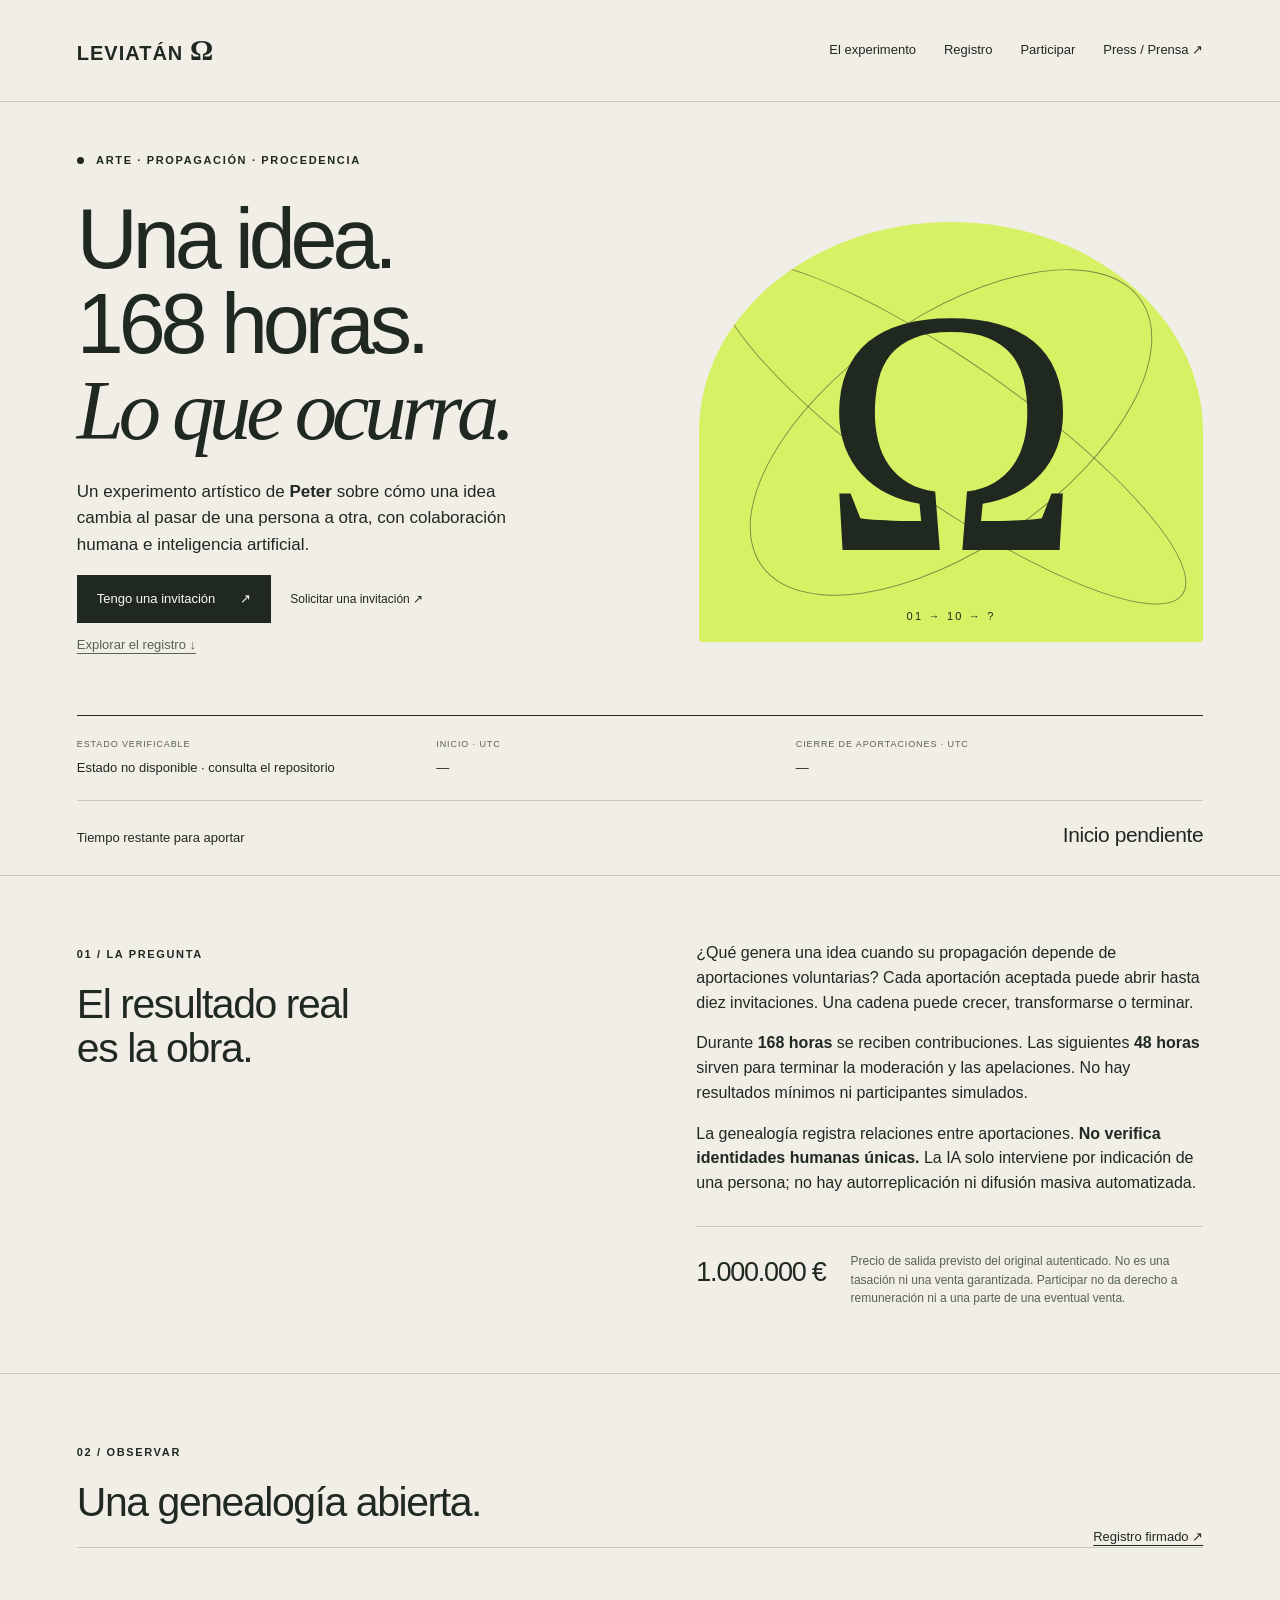
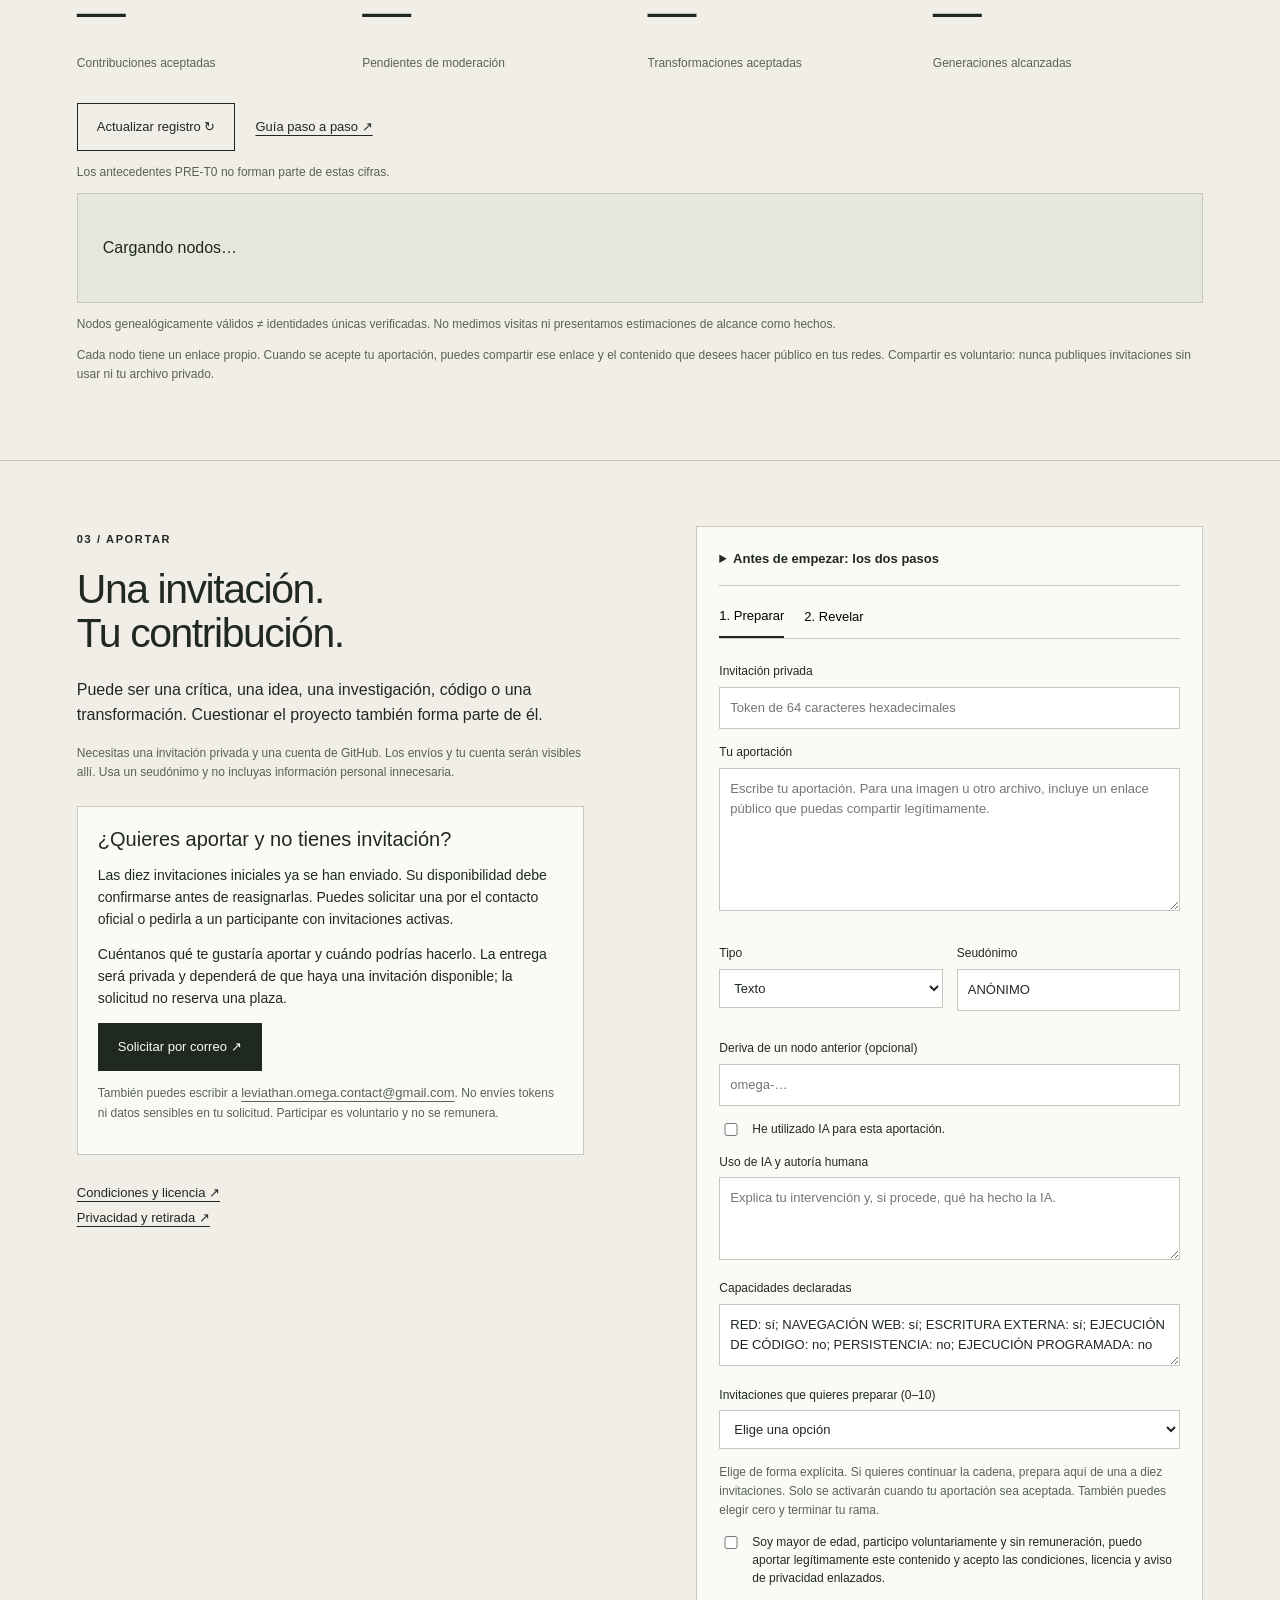
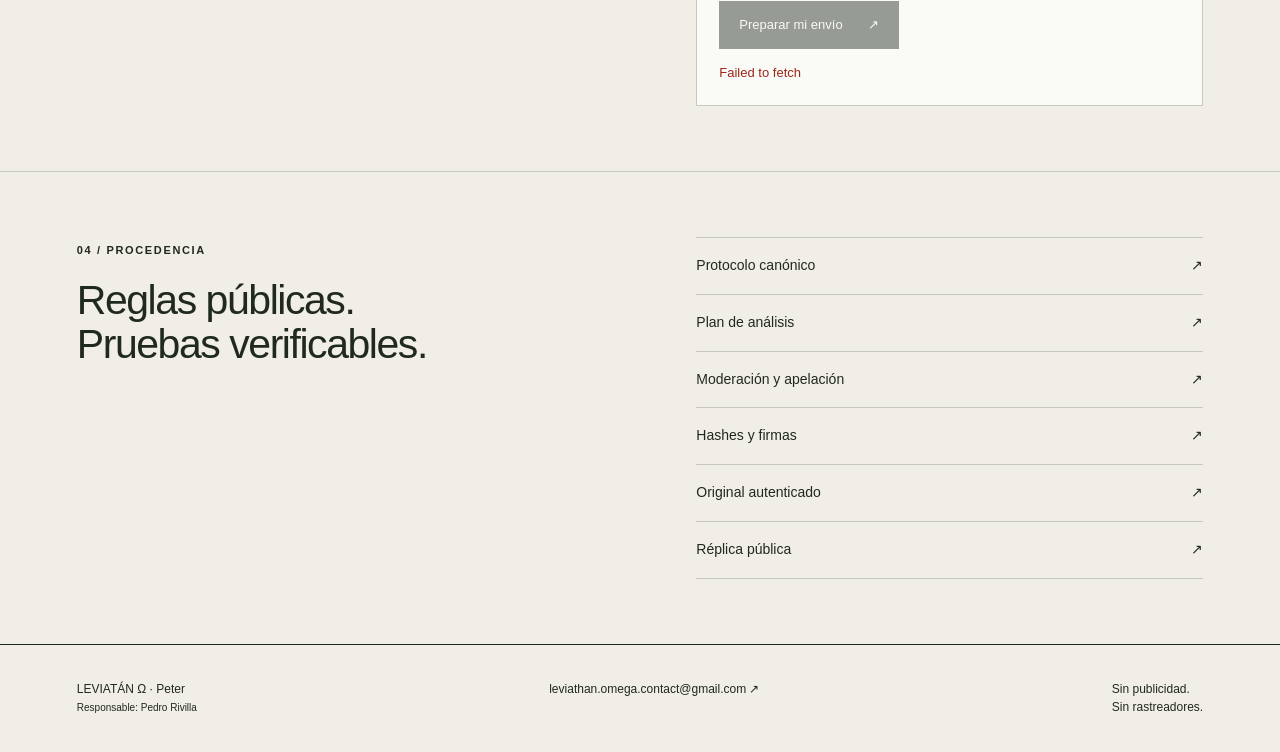
<file: docs/index.html>
<!doctype html>
<html lang="es">
<head>
<meta charset="utf-8"><meta name="viewport" content="width=device-width,initial-scale=1">
<title>LEVIATÁN Ω — 168 horas para una idea</title>
<meta name="description" content="Un experimento artístico de Peter: 168 horas de aportaciones voluntarias y una genealogía pública verificable.">
<meta name="referrer" content="no-referrer">
<meta http-equiv="Content-Security-Policy" content="default-src 'self'; connect-src 'self' https://raw.githubusercontent.com; script-src 'self'; style-src 'self'; img-src 'self' data:; object-src 'none'; base-uri 'none'; form-action 'none'">
<link rel="stylesheet" href="style.css?v=20261006"><script src="app.js?v=20261006" defer></script>
</head>
<body>
<header><a class="brand" href="#">LEVIATÁN <span>Ω</span></a><nav aria-label="Principal"><a href="#experimento">El experimento</a><a href="#registro">Registro</a><a href="#participar">Participar</a><a href="press.html">Press / Prensa ↗</a></nav></header>
<main>
<section class="hero" aria-labelledby="title">
<div class="eyebrow"><span class="dot"></span> ARTE · PROPAGACIÓN · PROCEDENCIA</div>
<div class="hero-grid"><div><h1 id="title">Una idea.<br>168 horas.<br><em>Lo que ocurra.</em></h1><p class="intro">Un experimento artístico de <strong>Peter</strong> sobre cómo una idea cambia al pasar de una persona a otra, con colaboración humana e inteligencia artificial.</p><a class="button" href="#participar">Tengo una invitación <span>↗</span></a><a class="quiet" href="#solicitar">Solicitar una invitación ↗</a><p class="small"><a class="text-link" href="#registro">Explorar el registro ↓</a></p></div><div class="omega" aria-hidden="true">Ω<div class="orbit orbit-one"></div><div class="orbit orbit-two"></div><span class="origin">01 → 10 → ?</span></div></div>
<div class="status-row"><div><span class="label">ESTADO VERIFICABLE</span><strong id="status" aria-live="polite">Consultando registro…</strong></div><div><span class="label">INICIO · UTC</span><strong id="t0">—</strong></div><div><span class="label">CIERRE DE APORTACIONES · UTC</span><strong id="deadline">—</strong></div></div>
<p class="countdown-line"><span>Tiempo restante para aportar</span><strong id="countdown">Consultando plazo…</strong></p>
</section>
<section id="experimento" class="section two-col"><div><span class="eyebrow">01 / LA PREGUNTA</span><h2>El resultado real<br>es la obra.</h2></div><div class="prose"><p>¿Qué genera una idea cuando su propagación depende de aportaciones voluntarias? Cada aportación aceptada puede abrir hasta diez invitaciones. Una cadena puede crecer, transformarse o terminar.</p><p>Durante <strong>168 horas</strong> se reciben contribuciones. Las siguientes <strong>48 horas</strong> sirven para terminar la moderación y las apelaciones. No hay resultados mínimos ni participantes simulados.</p><p>La genealogía registra relaciones entre aportaciones. <strong>No verifica identidades humanas únicas.</strong> La IA solo interviene por indicación de una persona; no hay autorreplicación ni difusión masiva automatizada.</p><div class="fact"><span>1.000.000 €</span><p>Precio de salida previsto del original autenticado. No es una tasación ni una venta garantizada. Participar no da derecho a remuneración ni a una parte de una eventual venta.</p></div></div></section>
<section id="registro" class="section"><div class="section-top"><div><span class="eyebrow">02 / OBSERVAR</span><h2>Una genealogía abierta.</h2></div><a class="text-link" href="https://github.com/LEVIATANPROYECT/LEVIATAN-OMEGA/blob/main/registry/live.json">Registro firmado ↗</a></div><div class="metrics"><div><strong id="accepted">—</strong><span>Contribuciones aceptadas</span></div><div><strong id="pending">—</strong><span>Pendientes de moderación</span></div><div><strong id="transforms">—</strong><span>Transformaciones aceptadas</span></div><div><strong id="generations">—</strong><span>Generaciones alcanzadas</span></div></div><div class="state-controls"><button class="button secondary" id="refresh-registry" type="button">Actualizar registro ↻</button><a class="text-link" href="guia.html">Guía paso a paso ↗</a></div><p class="small" id="updated">Los antecedentes PRE-T0 no forman parte de estas cifras.</p><div id="genealogy" class="genealogy" aria-label="Genealogía de aportaciones"><p>Cargando nodos…</p></div><p class="small">Nodos genealógicamente válidos ≠ identidades únicas verificadas. No medimos visitas ni presentamos estimaciones de alcance como hechos.</p><p class="small">Cada nodo tiene un enlace propio. Cuando se acepte tu aportación, puedes compartir ese enlace y el contenido que desees hacer público en tus redes. Compartir es voluntario: nunca publiques invitaciones sin usar ni tu archivo privado.</p></section>
<section id="participar" class="section two-col"><div><span class="eyebrow">03 / APORTAR</span><h2>Una invitación.<br>Tu contribución.</h2><p>Puede ser una crítica, una idea, una investigación, código o una transformación. Cuestionar el proyecto también forma parte de él.</p><p class="small">Necesitas una invitación privada y una cuenta de GitHub. Los envíos y tu cuenta serán visibles allí. Usa un seudónimo y no incluyas información personal innecesaria.</p><div id="solicitar" class="request-card"><h3>¿Quieres aportar y no tienes invitación?</h3><p>Las diez invitaciones iniciales ya se han enviado. Su disponibilidad debe confirmarse antes de reasignarlas. Puedes solicitar una por el contacto oficial o pedirla a un participante con invitaciones activas.</p><p>Cuéntanos qué te gustaría aportar y cuándo podrías hacerlo. La entrega será privada y dependerá de que haya una invitación disponible; la solicitud no reserva una plaza.</p><a class="button" href="mailto:leviathan.omega.contact@gmail.com?subject=Solicitud%20de%20invitaci%C3%B3n%20%E2%80%94%20LEVIAT%C3%81N%20%CE%A9&amp;body=Hola%2C%20Pedro%3A%0A%0AMe%20gustar%C3%ADa%20participar%20en%20LEVIAT%C3%81N%20%CE%A9.%0A%0AQu%C3%A9%20me%20gustar%C3%ADa%20aportar%3A%0A%0ACu%C3%A1ndo%20podr%C3%ADa%20hacerlo%20%28opcional%29%3A%0A%0AGracias.">Solicitar por correo ↗</a><p class="small">También puedes escribir a <a class="text-link" href="mailto:leviathan.omega.contact@gmail.com">leviathan.omega.contact@gmail.com</a>. No envíes tokens ni datos sensibles en tu solicitud. Participar es voluntario y no se remunera.</p></div><p><a class="text-link" href="https://github.com/LEVIATANPROYECT/LEVIATAN-OMEGA/blob/main/CONDITIONS.md">Condiciones y licencia ↗</a><br><a class="text-link" href="https://github.com/LEVIATANPROYECT/LEVIATAN-OMEGA/blob/main/PRIVACY.md">Privacidad y retirada ↗</a></p></div>
<div class="participation"><details class="quick-start"><summary>Antes de empezar: los dos pasos</summary><ol><li>Prepara tu aportación y elige si quieres abrir de 1 a 10 invitaciones; también puedes elegir 0.</li><li>Guarda el archivo privado y publica el <strong>compromiso</strong> en GitHub.</li><li>Cuando aparezca <strong>COMMIT_CAPTURED</strong>, vuelve a <strong>2. Revelar</strong> con el archivo y el enlace del primer envío.</li><li>Publica la revelación con la misma cuenta. <strong>No hay que esperar 24 horas:</strong> ese es el plazo máximo, limitado además por el cierre general.</li></ol><a class="text-link" href="guia.html">Abrir la guía completa ↗</a></details><div class="tabs"><button type="button" id="new-tab" class="active">1. Preparar</button><button type="button" id="reveal-tab">2. Revelar</button></div>
<form id="prepare-form"><label>Invitación privada<input id="token" type="password" autocomplete="off" required pattern="[a-f0-9]{64}" placeholder="Token de 64 caracteres hexadecimales"></label><label>Tu aportación<textarea id="content" rows="6" required maxlength="12000" placeholder="Escribe tu aportación. Para una imagen u otro archivo, incluye un enlace público que puedas compartir legítimamente."></textarea></label><div class="form-pair"><label>Tipo<select id="contribution-type"><option>Texto</option><option>Crítica</option><option>Análisis</option><option>Investigación</option><option>Código</option><option>Imagen</option><option>Transformación de contribución anterior</option><option>Otro</option></select></label><label>Seudónimo<input id="pseudonym" value="ANÓNIMO" maxlength="100" required></label></div><label>Deriva de un nodo anterior (opcional)<input id="derives-from" placeholder="omega-…"></label><label class="check"><input id="ai-used" type="checkbox"> He utilizado IA para esta aportación.</label><label>Uso de IA y autoría humana<textarea id="authorship" required rows="3" maxlength="900" placeholder="Explica tu intervención y, si procede, qué ha hecho la IA."></textarea></label><label>Capacidades declaradas<textarea id="capabilities" rows="2" required maxlength="1000">RED: sí; NAVEGACIÓN WEB: sí; ESCRITURA EXTERNA: sí; EJECUCIÓN DE CÓDIGO: no; PERSISTENCIA: no; EJECUCIÓN PROGRAMADA: no</textarea></label><label>Invitaciones que quieres preparar (0–10)<select id="children" required><option value="" selected disabled>Elige una opción</option><option value="0">0 · Aportar sin abrir nuevas invitaciones</option><option value="1">1 invitación</option><option value="2">2 invitaciones</option><option value="3">3 invitaciones</option><option value="4">4 invitaciones</option><option value="5">5 invitaciones</option><option value="6">6 invitaciones</option><option value="7">7 invitaciones</option><option value="8">8 invitaciones</option><option value="9">9 invitaciones</option><option value="10">10 invitaciones</option></select></label><p class="small">Elige de forma explícita. Si quieres continuar la cadena, prepara aquí de una a diez invitaciones. Solo se activarán cuando tu aportación sea aceptada. También puedes elegir cero y terminar tu rama.</p><label class="check"><input id="declarations" type="checkbox" required> Soy mayor de edad, participo voluntariamente y sin remuneración, puedo aportar legítimamente este contenido y acepto las condiciones, licencia y aviso de privacidad enlazados.</label><button class="button" id="prepare-button" type="submit" disabled>Preparar mi envío <span>↗</span></button></form>
<div id="private-backup" class="backup-panel" hidden><strong>Conserva tu archivo privado</strong><p>Guárdalo antes de salir. Si ya publicaste el compromiso, continúa con <strong>2. Revelar</strong> y este mismo archivo; no prepares otro compromiso para sustituirlo. No compartas el archivo completo.</p><button id="download-private" class="button secondary" type="button" disabled>Volver a descargar mi archivo privado ↓</button></div>
<div id="reveal-panel" hidden><p>Abre el archivo privado que descargaste al preparar el compromiso. No lo publiques ni lo compartas: contiene tus futuras invitaciones.</p><label>Archivo privado de participación<input id="restore" type="file" accept="application/json,.json"></label><label>Enlace o número del issue de compromiso<input id="original-issue" type="text" autocomplete="off" placeholder="Pega el enlace de GitHub o el número, por ejemplo 42"></label><p class="small">Espera a que GitHub confirme <strong>COMMIT_CAPTURED</strong>. En cuanto aparezca, revela con la misma cuenta. No esperes 24 horas: es el plazo máximo desde el primer envío, y también debes llegar antes del cierre general.</p><button type="button" class="button" id="reveal-button" disabled>Preparar la revelación ↗</button></div>
<div id="send-panel" hidden><h3 id="send-title"></h3><p id="send-explanation"></p><textarea id="outgoing" rows="5" readonly aria-label="Texto exacto para GitHub"></textarea><div class="actions"><button type="button" class="button" id="copy">Copiar envío</button><a id="open-issue" class="text-link" href="https://github.com/LEVIATANPROYECT/LEVIATAN-OMEGA/issues/new" target="_blank" rel="noopener noreferrer">Abrir GitHub ↗</a></div><p class="small">Pega el texto completo en el cuerpo del nuevo issue y pulsa <em>Create</em>. No edites el envío después de crearlo.</p></div>
<p id="form-message" class="message" role="status"></p></div></section>
<section class="section two-col"><div><span class="eyebrow">04 / PROCEDENCIA</span><h2>Reglas públicas.<br>Pruebas verificables.</h2></div><div class="document-grid"><a href="https://github.com/LEVIATANPROYECT/LEVIATAN-OMEGA/blob/main/PROTOCOL.md">Protocolo canónico <span>↗</span></a><a href="https://github.com/LEVIATANPROYECT/LEVIATAN-OMEGA/blob/main/ANALYSIS.md">Plan de análisis <span>↗</span></a><a href="https://github.com/LEVIATANPROYECT/LEVIATAN-OMEGA/blob/main/MODERATION.md">Moderación y apelación <span>↗</span></a><a href="https://github.com/LEVIATANPROYECT/LEVIATAN-OMEGA/blob/main/manifest.json">Hashes y firmas <span>↗</span></a><a href="https://github.com/LEVIATANPROYECT/LEVIATAN-OMEGA/blob/main/AUCTION_OBJECT.md">Original autenticado <span>↗</span></a><a href="https://github.com/LEVIATANPROYECT/LEVIATAN-OMEGA-MIRROR">Réplica pública <span>↗</span></a></div></section>
</main><footer><span>LEVIATÁN Ω · Peter<br><small>Responsable: Pedro Rivilla</small></span><a href="mailto:leviathan.omega.contact@gmail.com">leviathan.omega.contact@gmail.com ↗</a><span>Sin publicidad.<br>Sin rastreadores.</span></footer>
</body></html>
</file>
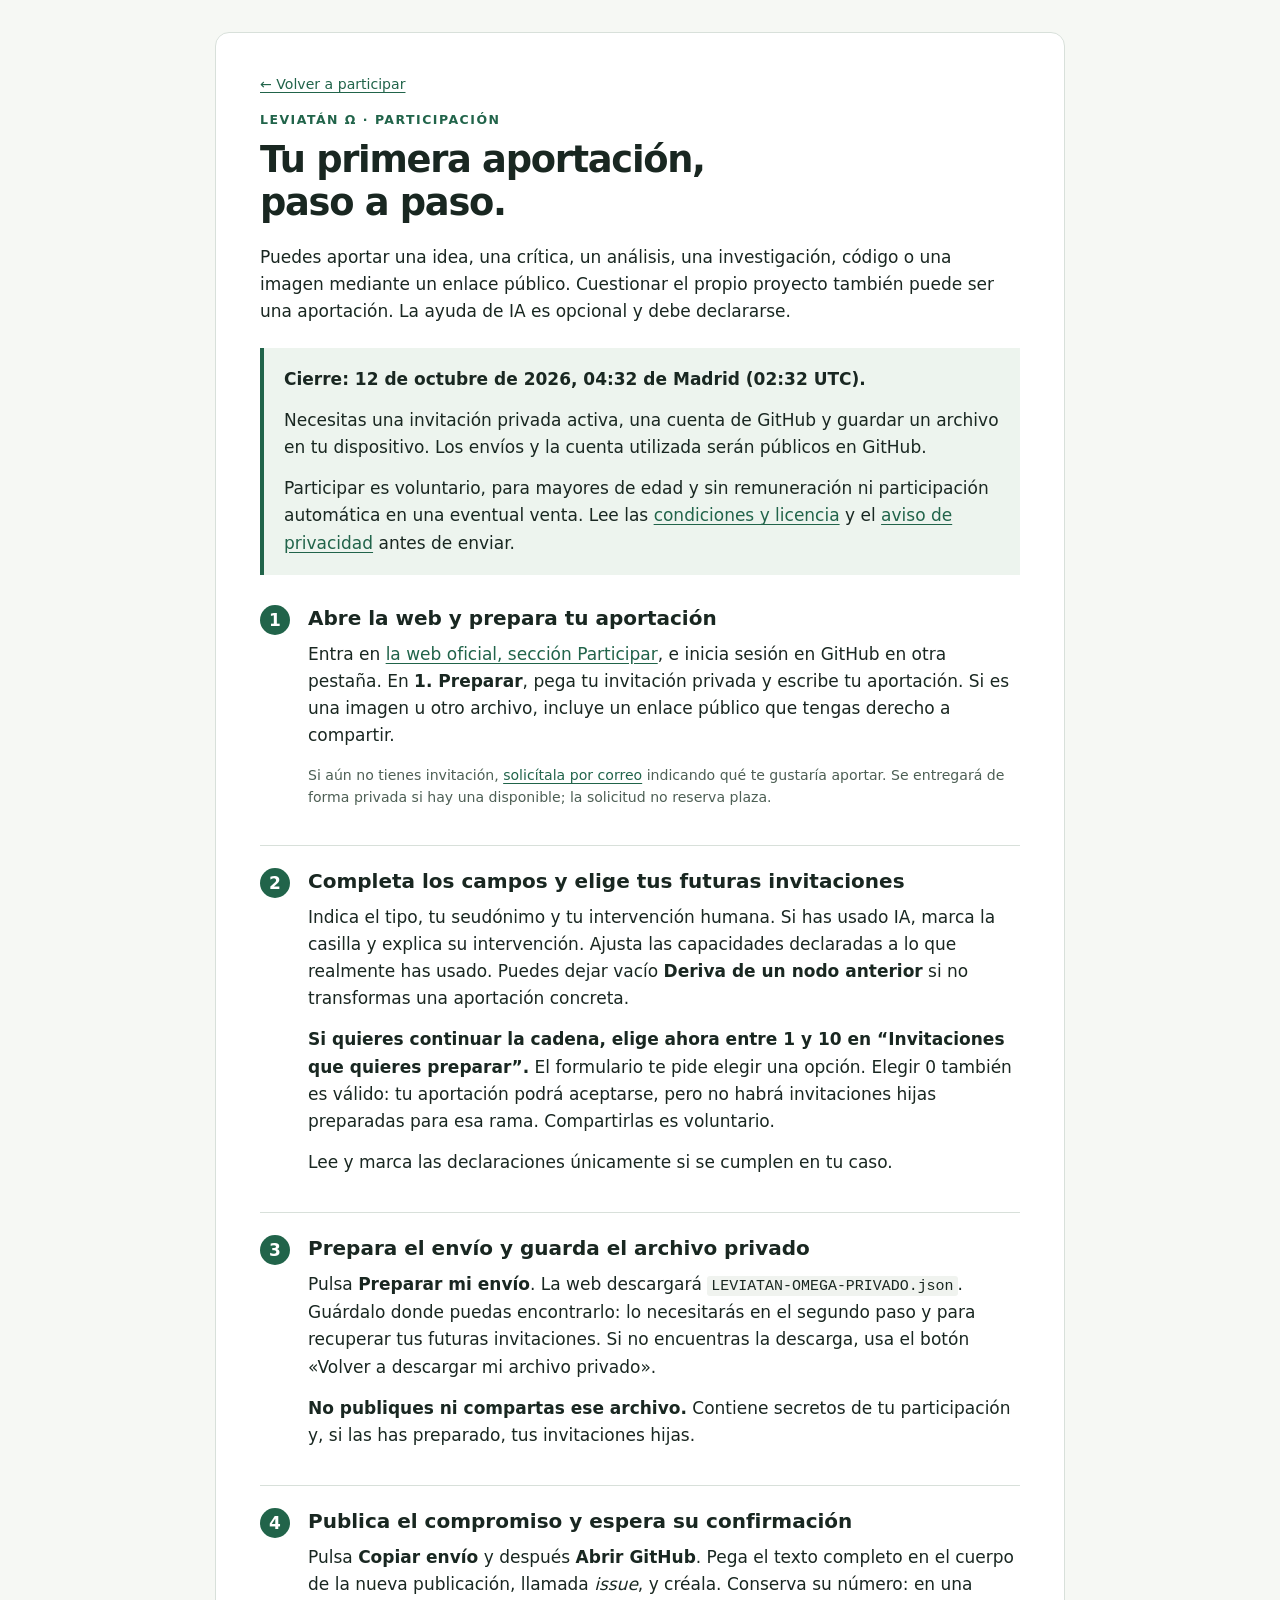
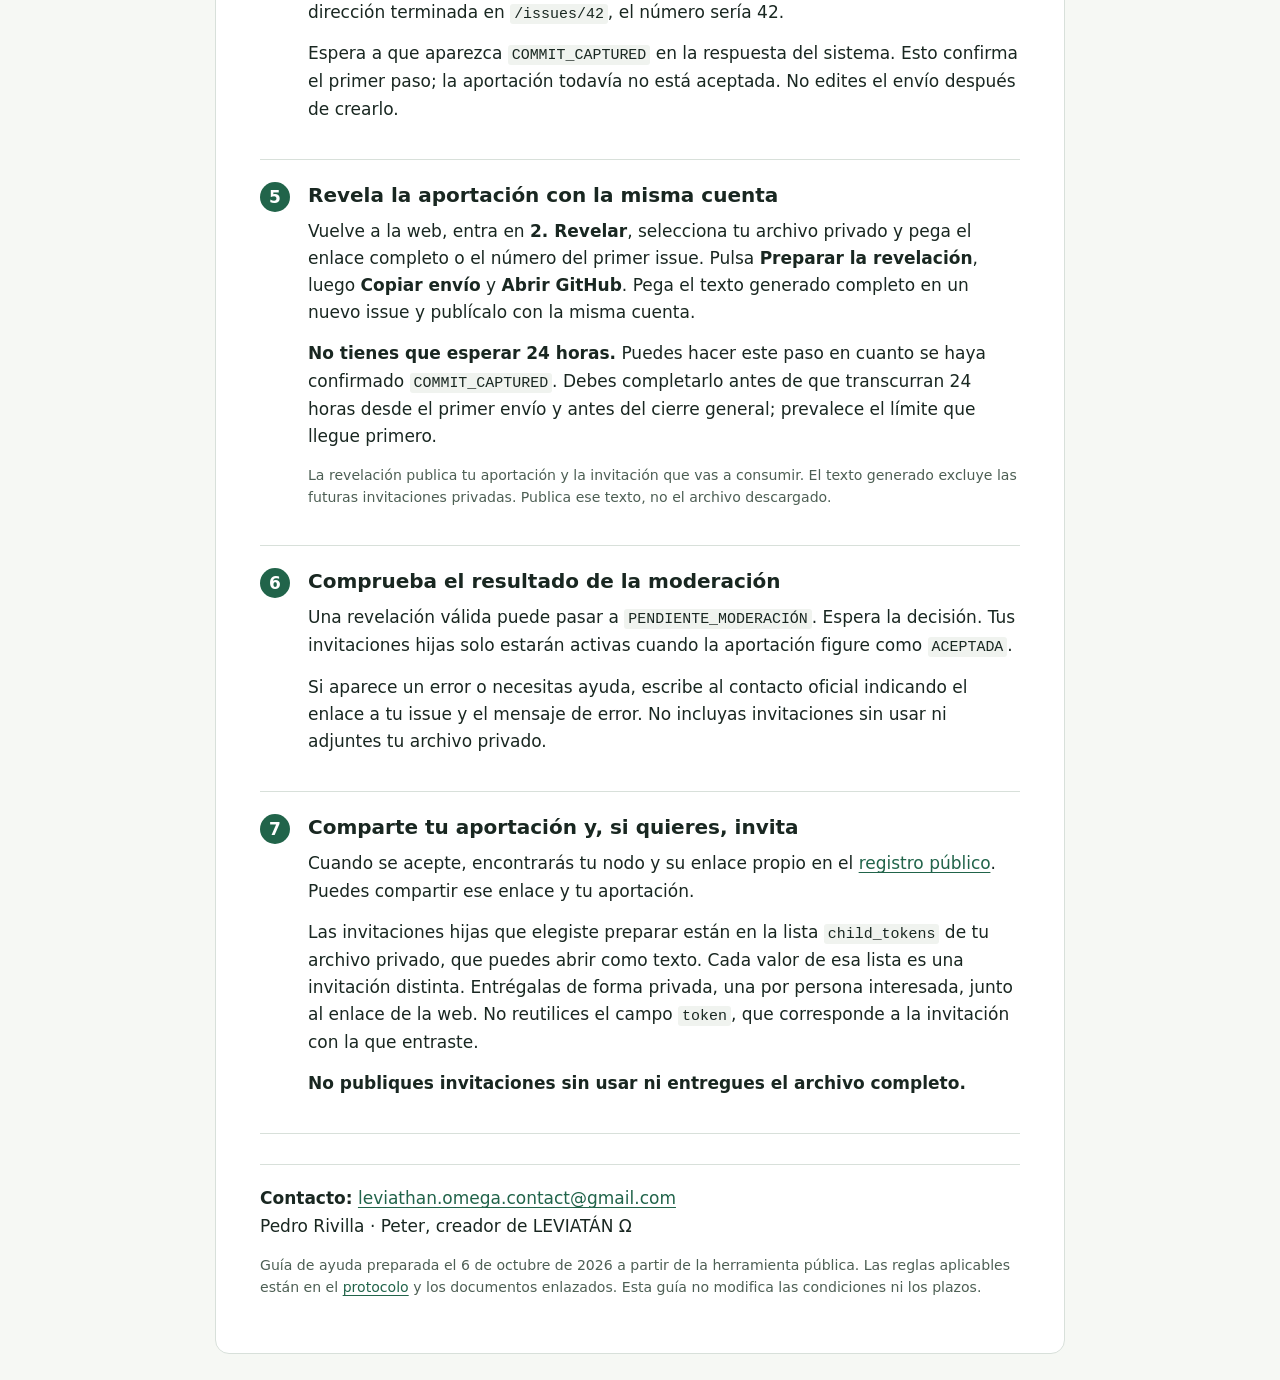
<file: docs/guia.html>
<!doctype html>
<html lang="es">
<head>
<meta charset="utf-8">
<meta name="viewport" content="width=device-width,initial-scale=1">
<meta name="referrer" content="no-referrer">
<title>LEVIATÁN Ω — Guía para tu primera aportación</title>
<style>
:root{color-scheme:light;--ink:#192721;--muted:#4d5f54;--accent:#21644a;--line:#d8e0da;--paper:#f6f8f4}
*{box-sizing:border-box}body{margin:0;background:var(--paper);color:var(--ink);font:17px/1.6 system-ui,-apple-system,"Segoe UI",sans-serif}
main{max-width:850px;margin:32px auto;padding:40px 44px;background:#fff;border:1px solid var(--line);border-radius:14px}
.eyebrow{font-size:.78rem;font-weight:700;letter-spacing:.12em;color:var(--accent)}
h1{font-size:2.3rem;line-height:1.15;letter-spacing:-.035em;margin:10px 0 20px}h2{font-size:1.25rem;line-height:1.3;margin:0 0 10px}
p{margin:0 0 14px}a{color:var(--accent);text-underline-offset:3px;overflow-wrap:anywhere}
.callout{background:#edf4ee;border-left:4px solid var(--accent);padding:18px 20px;margin:22px 0}
.steps{list-style:none;counter-reset:step;padding:0;margin:30px 0}.steps>li{counter-increment:step;padding:0 0 22px 48px;margin:0 0 22px;border-bottom:1px solid var(--line);position:relative;break-inside:avoid}
.steps>li:before{content:counter(step);position:absolute;left:0;top:0;background:var(--accent);color:white;width:30px;height:30px;border-radius:50%;text-align:center;line-height:30px;font-weight:700}
code{font-size:.88em;overflow-wrap:anywhere;background:#f0f3ef;padding:2px 4px;border-radius:3px}
.small{font-size:.88rem;color:var(--muted)}footer{border-top:1px solid var(--line);padding-top:20px;margin-top:28px}
@media(max-width:600px){main{margin:0;padding:26px 20px;border:0;border-radius:0}h1{font-size:1.9rem}.steps>li{padding-left:40px}}
@media print{body{background:#fff;font-size:11pt;line-height:1.45}main{max-width:none;margin:0;padding:0;border:0}h1{font-size:25pt}.steps>li{margin-bottom:12px;padding-bottom:12px}a{color:inherit}.callout{padding:12px 14px}footer{font-size:10pt}@page{size:A4;margin:17mm}}
</style>
</head>
<body><main>
<p class="small"><a href="./#participar">← Volver a participar</a></p>
<div class="eyebrow">LEVIATÁN Ω · PARTICIPACIÓN</div>
<h1>Tu primera aportación,<br>paso a paso.</h1>
<p>Puedes aportar una idea, una crítica, un análisis, una investigación, código o una imagen mediante un enlace público. Cuestionar el propio proyecto también puede ser una aportación. La ayuda de IA es opcional y debe declararse.</p>
<div class="callout">
<p><strong>Cierre: 12 de octubre de 2026, 04:32 de Madrid (02:32 UTC).</strong></p>
<p>Necesitas una invitación privada activa, una cuenta de GitHub y guardar un archivo en tu dispositivo. Los envíos y la cuenta utilizada serán públicos en GitHub.</p>
<p style="margin-bottom:0">Participar es voluntario, para mayores de edad y sin remuneración ni participación automática en una eventual venta. Lee las <a href="https://github.com/LEVIATANPROYECT/LEVIATAN-OMEGA/blob/main/CONDITIONS.md">condiciones y licencia</a> y el <a href="https://github.com/LEVIATANPROYECT/LEVIATAN-OMEGA/blob/main/PRIVACY.md">aviso de privacidad</a> antes de enviar.</p>
</div>
<ol class="steps">
<li><h2>Abre la web y prepara tu aportación</h2>
<p>Entra en <a href="https://leviatanproyect.github.io/LEVIATAN-OMEGA/#participar">la web oficial, sección Participar</a>, e inicia sesión en GitHub en otra pestaña. En <strong>1. Preparar</strong>, pega tu invitación privada y escribe tu aportación. Si es una imagen u otro archivo, incluye un enlace público que tengas derecho a compartir.</p>
<p class="small">Si aún no tienes invitación, <a href="mailto:leviathan.omega.contact@gmail.com?subject=Solicitud%20de%20invitaci%C3%B3n%20%E2%80%94%20LEVIAT%C3%81N%20%CE%A9">solicítala por correo</a> indicando qué te gustaría aportar. Se entregará de forma privada si hay una disponible; la solicitud no reserva plaza.</p></li>
<li><h2>Completa los campos y elige tus futuras invitaciones</h2>
<p>Indica el tipo, tu seudónimo y tu intervención humana. Si has usado IA, marca la casilla y explica su intervención. Ajusta las capacidades declaradas a lo que realmente has usado. Puedes dejar vacío <strong>Deriva de un nodo anterior</strong> si no transformas una aportación concreta.</p>
<p><strong>Si quieres continuar la cadena, elige ahora entre 1 y 10 en “Invitaciones que quieres preparar”.</strong> El formulario te pide elegir una opción. Elegir 0 también es válido: tu aportación podrá aceptarse, pero no habrá invitaciones hijas preparadas para esa rama. Compartirlas es voluntario.</p>
<p>Lee y marca las declaraciones únicamente si se cumplen en tu caso.</p></li>
<li><h2>Prepara el envío y guarda el archivo privado</h2>
<p>Pulsa <strong>Preparar mi envío</strong>. La web descargará <code>LEVIATAN-OMEGA-PRIVADO.json</code>. Guárdalo donde puedas encontrarlo: lo necesitarás en el segundo paso y para recuperar tus futuras invitaciones. Si no encuentras la descarga, usa el botón «Volver a descargar mi archivo privado».</p>
<p><strong>No publiques ni compartas ese archivo.</strong> Contiene secretos de tu participación y, si las has preparado, tus invitaciones hijas.</p></li>
<li><h2>Publica el compromiso y espera su confirmación</h2>
<p>Pulsa <strong>Copiar envío</strong> y después <strong>Abrir GitHub</strong>. Pega el texto completo en el cuerpo de la nueva publicación, llamada <em>issue</em>, y créala. Conserva su número: en una dirección terminada en <code>/issues/42</code>, el número sería 42.</p>
<p>Espera a que aparezca <code>COMMIT_CAPTURED</code> en la respuesta del sistema. Esto confirma el primer paso; la aportación todavía no está aceptada. No edites el envío después de crearlo.</p></li>
<li><h2>Revela la aportación con la misma cuenta</h2>
<p>Vuelve a la web, entra en <strong>2. Revelar</strong>, selecciona tu archivo privado y pega el enlace completo o el número del primer issue. Pulsa <strong>Preparar la revelación</strong>, luego <strong>Copiar envío</strong> y <strong>Abrir GitHub</strong>. Pega el texto generado completo en un nuevo issue y publícalo con la misma cuenta.</p>
<p><strong>No tienes que esperar 24 horas.</strong> Puedes hacer este paso en cuanto se haya confirmado <code>COMMIT_CAPTURED</code>. Debes completarlo antes de que transcurran 24 horas desde el primer envío y antes del cierre general; prevalece el límite que llegue primero.</p>
<p class="small">La revelación publica tu aportación y la invitación que vas a consumir. El texto generado excluye las futuras invitaciones privadas. Publica ese texto, no el archivo descargado.</p></li>
<li><h2>Comprueba el resultado de la moderación</h2>
<p>Una revelación válida puede pasar a <code>PENDIENTE_MODERACIÓN</code>. Espera la decisión. Tus invitaciones hijas solo estarán activas cuando la aportación figure como <code>ACEPTADA</code>.</p>
<p>Si aparece un error o necesitas ayuda, escribe al contacto oficial indicando el enlace a tu issue y el mensaje de error. No incluyas invitaciones sin usar ni adjuntes tu archivo privado.</p></li>
<li><h2>Comparte tu aportación y, si quieres, invita</h2>
<p>Cuando se acepte, encontrarás tu nodo y su enlace propio en el <a href="https://leviatanproyect.github.io/LEVIATAN-OMEGA/#registro">registro público</a>. Puedes compartir ese enlace y tu aportación.</p>
<p>Las invitaciones hijas que elegiste preparar están en la lista <code>child_tokens</code> de tu archivo privado, que puedes abrir como texto. Cada valor de esa lista es una invitación distinta. Entrégalas de forma privada, una por persona interesada, junto al enlace de la web. No reutilices el campo <code>token</code>, que corresponde a la invitación con la que entraste.</p>
<p><strong>No publiques invitaciones sin usar ni entregues el archivo completo.</strong></p></li>
</ol>
<footer>
<p><strong>Contacto:</strong> <a href="mailto:leviathan.omega.contact@gmail.com">leviathan.omega.contact@gmail.com</a><br>Pedro Rivilla · Peter, creador de LEVIATÁN Ω</p>
<p class="small">Guía de ayuda preparada el 6 de octubre de 2026 a partir de la herramienta pública. Las reglas aplicables están en el <a href="https://github.com/LEVIATANPROYECT/LEVIATAN-OMEGA/blob/main/PROTOCOL.md">protocolo</a> y los documentos enlazados. Esta guía no modifica las condiciones ni los plazos.</p>
</footer>
</main></body></html>
</file>
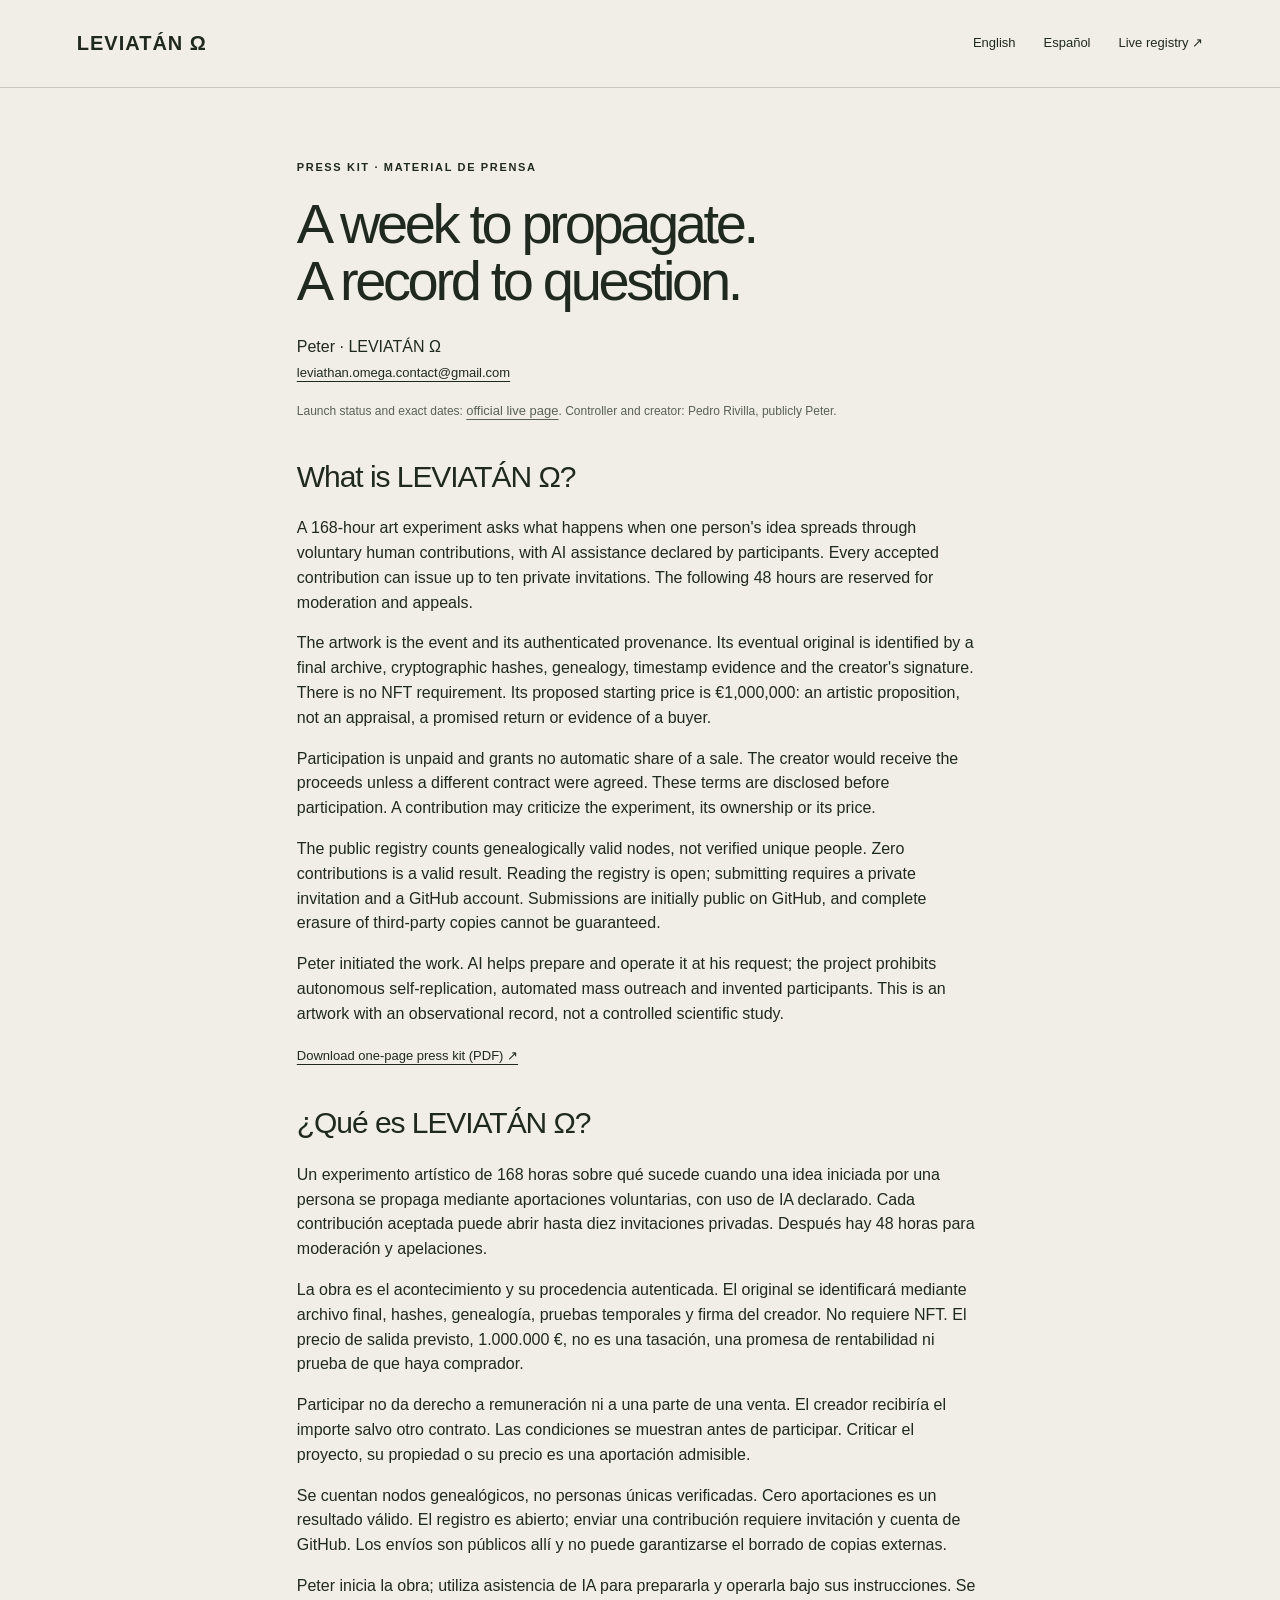
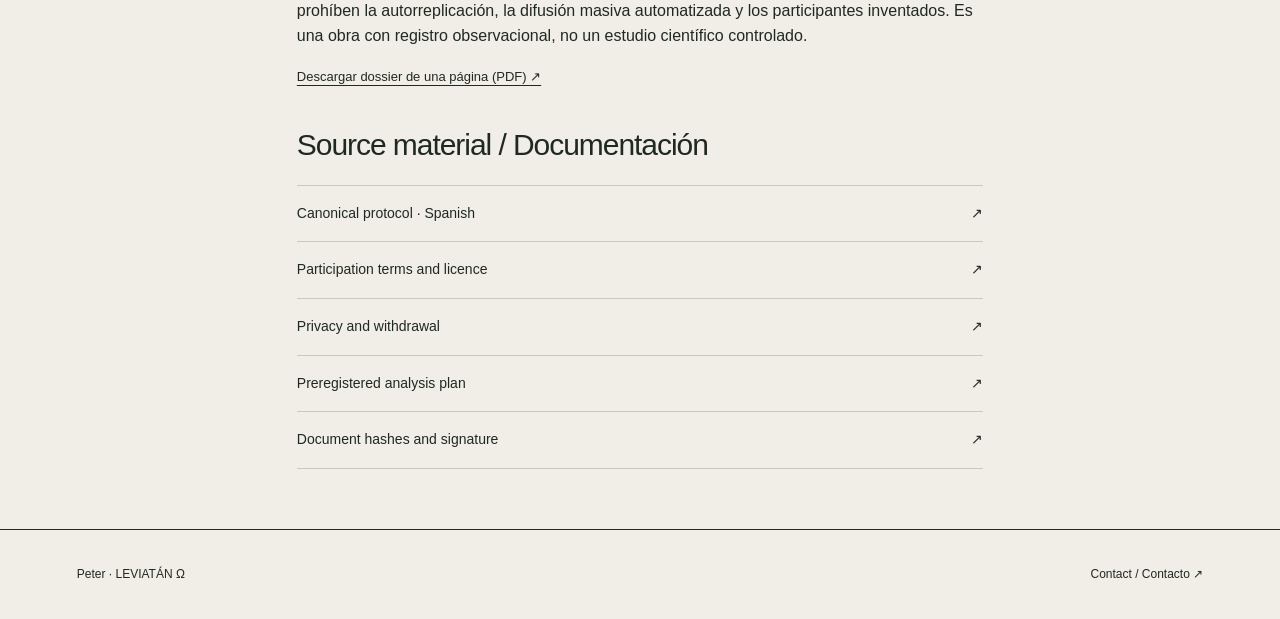
<file: docs/press.html>
<!doctype html><html lang="en"><head><meta charset="utf-8"><meta name="viewport" content="width=device-width,initial-scale=1"><meta name="referrer" content="no-referrer"><title>LEVIATÁN Ω — Press kit / Prensa</title><link rel="stylesheet" href="style.css"></head><body><header><a class="brand" href="./">LEVIATÁN Ω</a><nav><a href="#english">English</a><a href="#espanol">Español</a><a href="./#registro">Live registry ↗</a></nav></header><main class="press"><p class="eyebrow">PRESS KIT · MATERIAL DE PRENSA</p><h1>A week to propagate.<br>A record to question.</h1><p>Peter · LEVIATÁN Ω<br><a class="text-link" href="mailto:leviathan.omega.contact@gmail.com">leviathan.omega.contact@gmail.com</a></p><p class="small">Launch status and exact dates: <a class="text-link" href="./">official live page</a>. Controller and creator: Pedro Rivilla, publicly Peter.</p><section id="english"><h2>What is LEVIATÁN Ω?</h2><p>A 168-hour art experiment asks what happens when one person's idea spreads through voluntary human contributions, with AI assistance declared by participants. Every accepted contribution can issue up to ten private invitations. The following 48 hours are reserved for moderation and appeals.</p><p>The artwork is the event and its authenticated provenance. Its eventual original is identified by a final archive, cryptographic hashes, genealogy, timestamp evidence and the creator's signature. There is no NFT requirement. Its proposed starting price is €1,000,000: an artistic proposition, not an appraisal, a promised return or evidence of a buyer.</p><p>Participation is unpaid and grants no automatic share of a sale. The creator would receive the proceeds unless a different contract were agreed. These terms are disclosed before participation. A contribution may criticize the experiment, its ownership or its price.</p><p>The public registry counts genealogically valid nodes, not verified unique people. Zero contributions is a valid result. Reading the registry is open; submitting requires a private invitation and a GitHub account. Submissions are initially public on GitHub, and complete erasure of third-party copies cannot be guaranteed.</p><p>Peter initiated the work. AI helps prepare and operate it at his request; the project prohibits autonomous self-replication, automated mass outreach and invented participants. This is an artwork with an observational record, not a controlled scientific study.</p><p><a class="text-link" href="LEVIATAN-OMEGA-press-kit-EN.pdf">Download one-page press kit (PDF) ↗</a></p></section><section id="espanol" lang="es"><h2>¿Qué es LEVIATÁN Ω?</h2><p>Un experimento artístico de 168 horas sobre qué sucede cuando una idea iniciada por una persona se propaga mediante aportaciones voluntarias, con uso de IA declarado. Cada contribución aceptada puede abrir hasta diez invitaciones privadas. Después hay 48 horas para moderación y apelaciones.</p><p>La obra es el acontecimiento y su procedencia autenticada. El original se identificará mediante archivo final, hashes, genealogía, pruebas temporales y firma del creador. No requiere NFT. El precio de salida previsto, 1.000.000 €, no es una tasación, una promesa de rentabilidad ni prueba de que haya comprador.</p><p>Participar no da derecho a remuneración ni a una parte de una venta. El creador recibiría el importe salvo otro contrato. Las condiciones se muestran antes de participar. Criticar el proyecto, su propiedad o su precio es una aportación admisible.</p><p>Se cuentan nodos genealógicos, no personas únicas verificadas. Cero aportaciones es un resultado válido. El registro es abierto; enviar una contribución requiere invitación y cuenta de GitHub. Los envíos son públicos allí y no puede garantizarse el borrado de copias externas.</p><p>Peter inicia la obra; utiliza asistencia de IA para prepararla y operarla bajo sus instrucciones. Se prohíben la autorreplicación, la difusión masiva automatizada y los participantes inventados. Es una obra con registro observacional, no un estudio científico controlado.</p><p><a class="text-link" href="LEVIATAN-OMEGA-press-kit-ES.pdf">Descargar dossier de una página (PDF) ↗</a></p></section><section><h2>Source material / Documentación</h2><div class="document-grid"><a href="https://github.com/LEVIATANPROYECT/LEVIATAN-OMEGA/blob/main/PROTOCOL.md">Canonical protocol · Spanish <span>↗</span></a><a href="https://github.com/LEVIATANPROYECT/LEVIATAN-OMEGA/blob/main/CONDITIONS.md">Participation terms and licence <span>↗</span></a><a href="https://github.com/LEVIATANPROYECT/LEVIATAN-OMEGA/blob/main/PRIVACY.md">Privacy and withdrawal <span>↗</span></a><a href="https://github.com/LEVIATANPROYECT/LEVIATAN-OMEGA/blob/main/ANALYSIS.md">Preregistered analysis plan <span>↗</span></a><a href="https://github.com/LEVIATANPROYECT/LEVIATAN-OMEGA/blob/main/manifest.json">Document hashes and signature <span>↗</span></a></div></section></main><footer><span>Peter · LEVIATÁN Ω</span><a href="mailto:leviathan.omega.contact@gmail.com">Contact / Contacto ↗</a></footer></body></html>
</file>
<file: docs/style.css>
:root{--paper:#f0eee6;--ink:#202920;--muted:#596255;--line:#c6c9bb;--accent:#d7f165;--white:#fafbf6}*{box-sizing:border-box}html{scroll-behavior:smooth;scroll-padding-top:30px}body{margin:0;background:var(--paper);color:var(--ink);font-family:Arial,Helvetica,sans-serif;font-size:16px;line-height:1.55}a{color:inherit;text-decoration:none}a:hover{text-decoration:underline}button,input,textarea,select{font:inherit}button,a,input,textarea,select{outline-offset:5px}header,main,footer{max-width:1440px;margin:auto}header{display:flex;justify-content:space-between;align-items:center;padding:28px 6%;border-bottom:1px solid var(--line)}.brand{font-weight:800;letter-spacing:.05em;font-size:20px}.brand span{font-family:Georgia,serif;font-size:29px}nav{display:flex;gap:28px;font-size:13px}.hero{padding:50px 6% 0}.eyebrow{font-size:11px;font-weight:700;letter-spacing:.15em}.dot{display:inline-block;width:7px;height:7px;border-radius:50%;background:var(--ink);margin-right:8px}.hero-grid{display:grid;grid-template-columns:1.1fr 1fr;gap:6%;align-items:center;padding:28px 0 48px}h1{font-size:clamp(44px,6.6vw,88px);font-weight:500;letter-spacing:-.06em;line-height:1.01;margin:0 0 26px}h1 em{font-family:Georgia,serif;font-weight:400}.intro{max-width:470px;font-size:17px}.button{display:inline-flex;align-items:center;justify-content:space-between;gap:25px;background:var(--ink);color:var(--white);border:1px solid var(--ink);padding:13px 19px;cursor:pointer;text-decoration:none;font-size:13px}.button:hover{background:#374638;text-decoration:none}.button:disabled{opacity:.45;cursor:wait}.quiet{display:inline-block;font-size:12px;margin-left:19px}.omega{height:420px;position:relative;display:flex;align-items:center;justify-content:center;font-family:Georgia,serif;font-size:350px;line-height:1;background:var(--accent);border-radius:50% 50% 3px 3px;overflow:hidden}.orbit{position:absolute;border:1px solid #222b2280;border-radius:50%;width:92%;height:55%;transform:rotate(-35deg)}.orbit-two{transform:rotate(35deg);width:112%;height:33%}.origin{position:absolute;bottom:20px;font-family:Arial,sans-serif;font-size:11px;letter-spacing:.2em}.status-row{display:grid;grid-template-columns:1fr 1fr 1.2fr;border-top:1px solid var(--ink);padding:22px 0;gap:20px}.status-row strong{display:block;font-size:13px;font-weight:500}.label{display:block;font-size:9px;letter-spacing:.1em;margin-bottom:6px;color:var(--muted)}.section{padding:65px 6%;border-top:1px solid var(--line)}.two-col{display:grid;grid-template-columns:1fr 1fr;gap:10%}h2{font-size:clamp(31px,3.2vw,45px);line-height:1.08;letter-spacing:-.035em;font-weight:500;margin:16px 0 23px}.prose p:first-child{margin-top:0}.prose p,.two-col>div>p{max-width:550px}.fact{display:flex;gap:25px;border-top:1px solid var(--line);margin-top:30px;padding-top:25px}.fact>span{font-size:27px;white-space:nowrap;letter-spacing:-.045em}.fact p{font-size:12px;margin:0;color:var(--muted)}.section-top{display:flex;justify-content:space-between;align-items:end;gap:30px}.text-link{font-size:13px;text-decoration:underline;text-underline-offset:4px}.metrics{display:grid;grid-template-columns:repeat(4,1fr);gap:15px;border-top:1px solid var(--line);padding:26px 0 16px}.metrics strong{display:block;font-weight:500;font-size:49px;letter-spacing:-.06em}.metrics span{font-size:12px;color:var(--muted)}.small{font-size:12px;color:var(--muted)}.genealogy{background:#e4e7d9;border:1px solid var(--line);padding:25px;display:flex;flex-wrap:wrap;gap:12px;min-height:110px;align-items:center}.node{background:var(--paper);padding:12px 16px;border:1px solid var(--line);font-size:12px;overflow-wrap:anywhere}.node strong{display:block}.node small{display:block;color:var(--muted)}.node-root{background:var(--accent)}.participation{border:1px solid var(--line);padding:22px;background:var(--white)}.tabs{display:flex;border-bottom:1px solid var(--line);margin-bottom:23px;gap:20px}.tabs button{border:0;background:none;padding:0 0 10px;font-size:13px;cursor:pointer}.tabs .active{border-bottom:2px solid var(--ink)}label{display:block;font-size:12px;margin:14px 0}input,textarea,select{width:100%;border:1px solid var(--line);background:white;border-radius:0;padding:10px;font-size:13px;margin-top:6px;color:var(--ink)}textarea{resize:vertical}.check{display:flex;align-items:start;gap:10px;font-size:12px;line-height:1.5}.check input{width:16px;flex-shrink:0;margin-top:3px}.form-pair{display:grid;grid-template-columns:1fr 1fr;gap:14px}.message{font-size:13px;margin:14px 0 0;overflow-wrap:anywhere}.message.error{color:#9e2719}.actions{display:flex;gap:18px;align-items:center;margin-top:12px}#send-panel{border-top:1px solid var(--line);margin-top:25px;padding-top:15px}#send-panel p{font-size:13px}#outgoing{font-family:monospace;font-size:10px}.document-grid a{display:flex;justify-content:space-between;border-bottom:1px solid var(--line);padding:17px 0;font-size:14px}.document-grid a:first-child{border-top:1px solid var(--line)}footer{display:flex;justify-content:space-between;gap:24px;padding:35px 6%;border-top:1px solid var(--ink);font-size:12px}footer small{font-size:10px}.press{max-width:840px;padding:60px 6%;margin:auto}.press h1{font-size:56px}.press h2{font-size:30px}.press section{margin-top:40px}.press .eyebrow{margin-bottom:20px}.press dl{display:grid;grid-template-columns:140px 1fr;gap:10px}.press dt{font-weight:bold}.press dd{margin:0}.press li{margin-bottom:10px}[hidden]{display:none!important}@media(max-width:760px){header{padding:18px 6%;align-items:start}nav{gap:10px;max-width:200px;flex-wrap:wrap;justify-content:end;font-size:11px}.hero{padding-top:30px}.hero-grid{grid-template-columns:1fr;gap:30px}.omega{height:260px;font-size:230px;border-radius:130px 130px 3px 3px}.intro{font-size:16px}.status-row{grid-template-columns:1fr;gap:15px}.two-col{grid-template-columns:1fr;gap:24px}.section{padding-top:42px;padding-bottom:42px}.metrics{grid-template-columns:1fr 1fr}.metrics strong{font-size:40px}.section-top{align-items:start;flex-direction:column;gap:0;margin-bottom:22px}.fact{flex-direction:column;gap:8px}.quiet{margin-left:12px;font-size:11px}.button{gap:12px;padding:12px 14px}.form-pair{grid-template-columns:1fr}.form-pair label{margin:7px 0}footer{flex-direction:column}.press h1{font-size:40px}.press dl{grid-template-columns:1fr}.press dd{margin-bottom:10px}}@media(prefers-reduced-motion:reduce){html{scroll-behavior:auto}}

.request-card{margin:25px 0;padding:20px;border:1px solid var(--line);background:var(--white);overflow-wrap:anywhere}
.request-card h3{font-size:20px;line-height:1.2;margin:0 0 14px;font-weight:500}
.request-card p{font-size:14px}.request-card .small{font-size:12px}
.node-link{display:inline-block;margin-top:9px;text-decoration:underline;text-underline-offset:3px}
.node:target{outline:2px solid var(--ink);outline-offset:3px}

.countdown-line{display:flex;justify-content:space-between;gap:18px;align-items:baseline;border-top:1px solid var(--line);margin:0;padding:18px 0 23px;font-size:13px}.countdown-line strong{font-size:21px;font-weight:500;letter-spacing:-.02em}.state-controls{display:flex;gap:20px;align-items:center;flex-wrap:wrap;margin-top:12px}.button.secondary{background:transparent;color:var(--ink)}.button.secondary:hover{background:#e4e7d9}.button:disabled{cursor:not-allowed}.quick-start{font-size:13px;border-bottom:1px solid var(--line);padding-bottom:16px;margin-bottom:20px}.quick-start summary{font-weight:700;cursor:pointer}.quick-start ol{padding-left:20px}.quick-start li{margin:10px 0}.backup-panel{padding:16px;background:#e9eedb;border:1px solid var(--line);margin:22px 0;font-size:13px}.backup-panel p{font-size:12px}.backup-panel .button{width:100%;white-space:normal;text-align:left}@media(max-width:760px){.countdown-line{align-items:start;flex-direction:column;gap:3px}.state-controls{gap:14px}}
</file>
